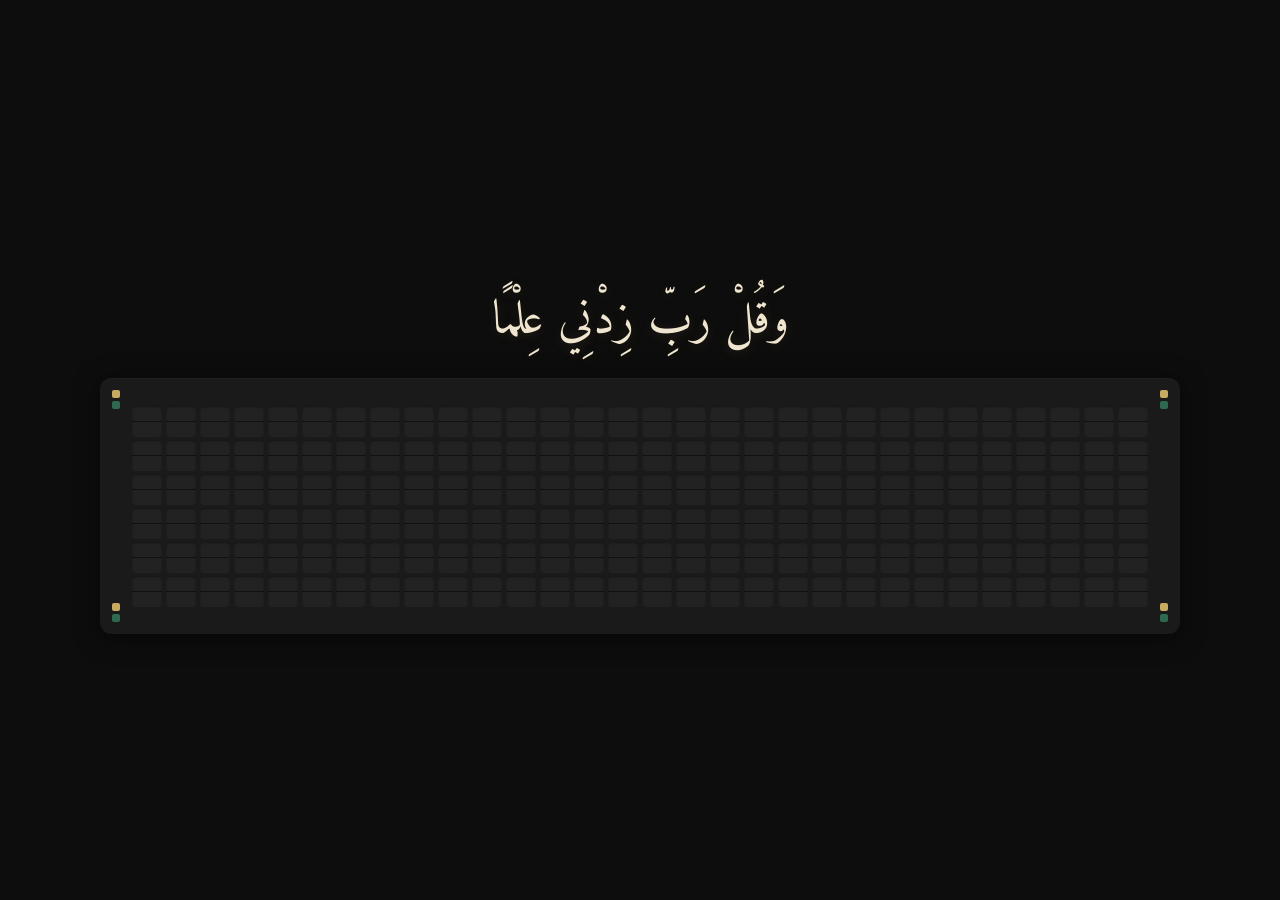
<file: index.html>
<!DOCTYPE html>
<html lang="en" dir="ltr">
<head>
  <meta charset="UTF-8">
  <meta name="viewport" content="width=1920, initial-scale=1.0">
  <title>Quran FlipBoard</title>
  <link rel="stylesheet" href="css/reset.css">
  <link rel="stylesheet" href="css/layout.css">
  <link rel="stylesheet" href="css/board.css">
  <link rel="stylesheet" href="css/tile.css">
  <link rel="stylesheet" href="css/responsive.css">
  <link rel="stylesheet" href="css/arabic.css">
  <link rel="stylesheet" href="css/settings.css">
  <link rel="stylesheet" href="css/controls.css">
</head>
<body>
  <div id="app">
    <!-- Arabic verse display (calligraphic, non-flip) -->
    <div id="arabic-section">
      <div id="arabic-verse" dir="rtl" lang="ar"></div>
    </div>

    <!-- Split-flap board for English translation -->
    <div id="board-section">
      <div id="board">
        <div id="accent-tl" class="accent-bar"></div>
        <div id="accent-tr" class="accent-bar"></div>
        <div id="accent-bl" class="accent-bar"></div>
        <div id="accent-br" class="accent-bar"></div>
        <div id="tile-grid"></div>
      </div>
    </div>

    <!-- Surah reference line -->
    <div id="reference-section">
      <span id="surah-ref"></span>
    </div>

    <!-- Launch hint (shown once per launch, then fades) -->
    <div id="nav-hint">
      Press <span class="hint-key">OK</span> for controls
      <span class="hint-sep">&middot;</span>
      <span class="hint-key">&#x25C0; &#x25B6;</span> previous / next
    </div>

    <!-- Paused indicator -->
    <div id="pause-badge">Paused &middot; press OK or Play to continue</div>

    <!-- Auto-hiding controls -->
    <div id="control-bar"></div>
  </div>

  <!-- Settings overlay -->
  <div id="settings-overlay">
    <div id="settings-panel"></div>
  </div>

  <script type="module" src="js/main.js"></script>
</body>
</html>
</file>
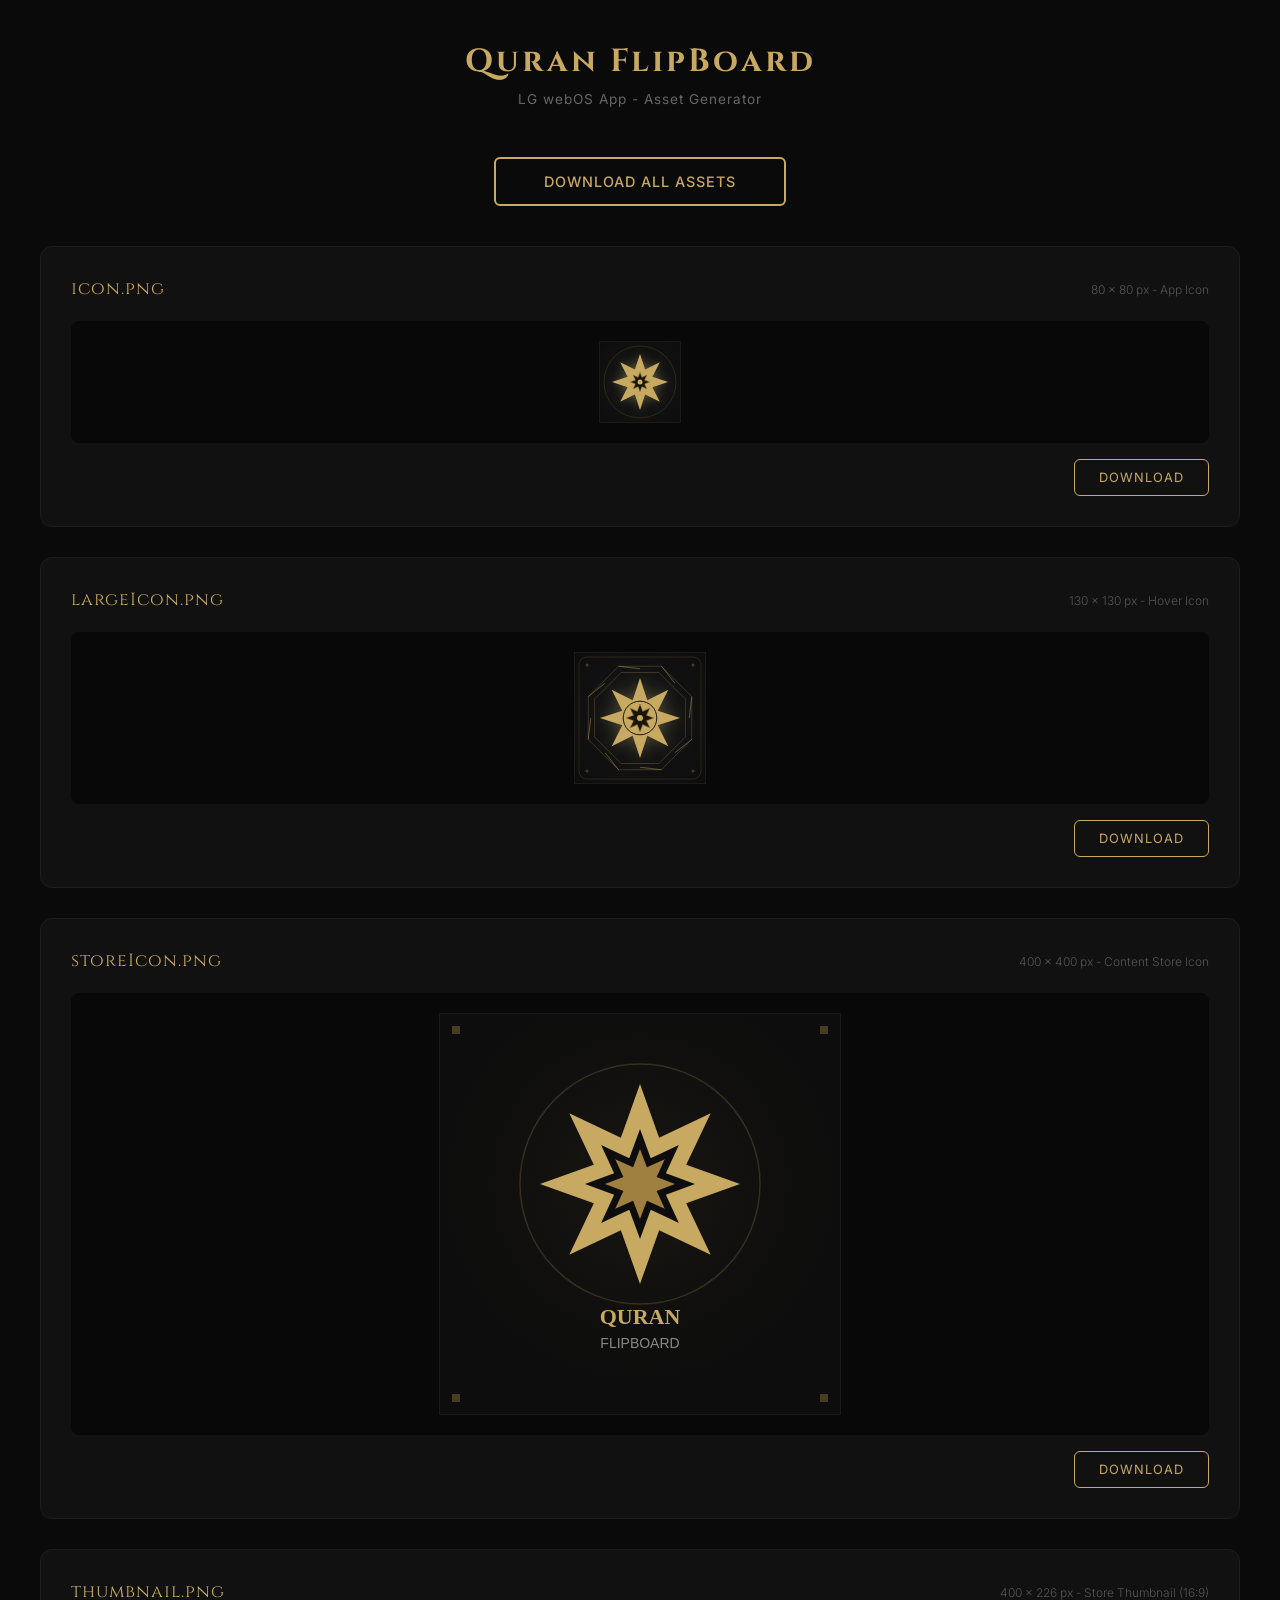
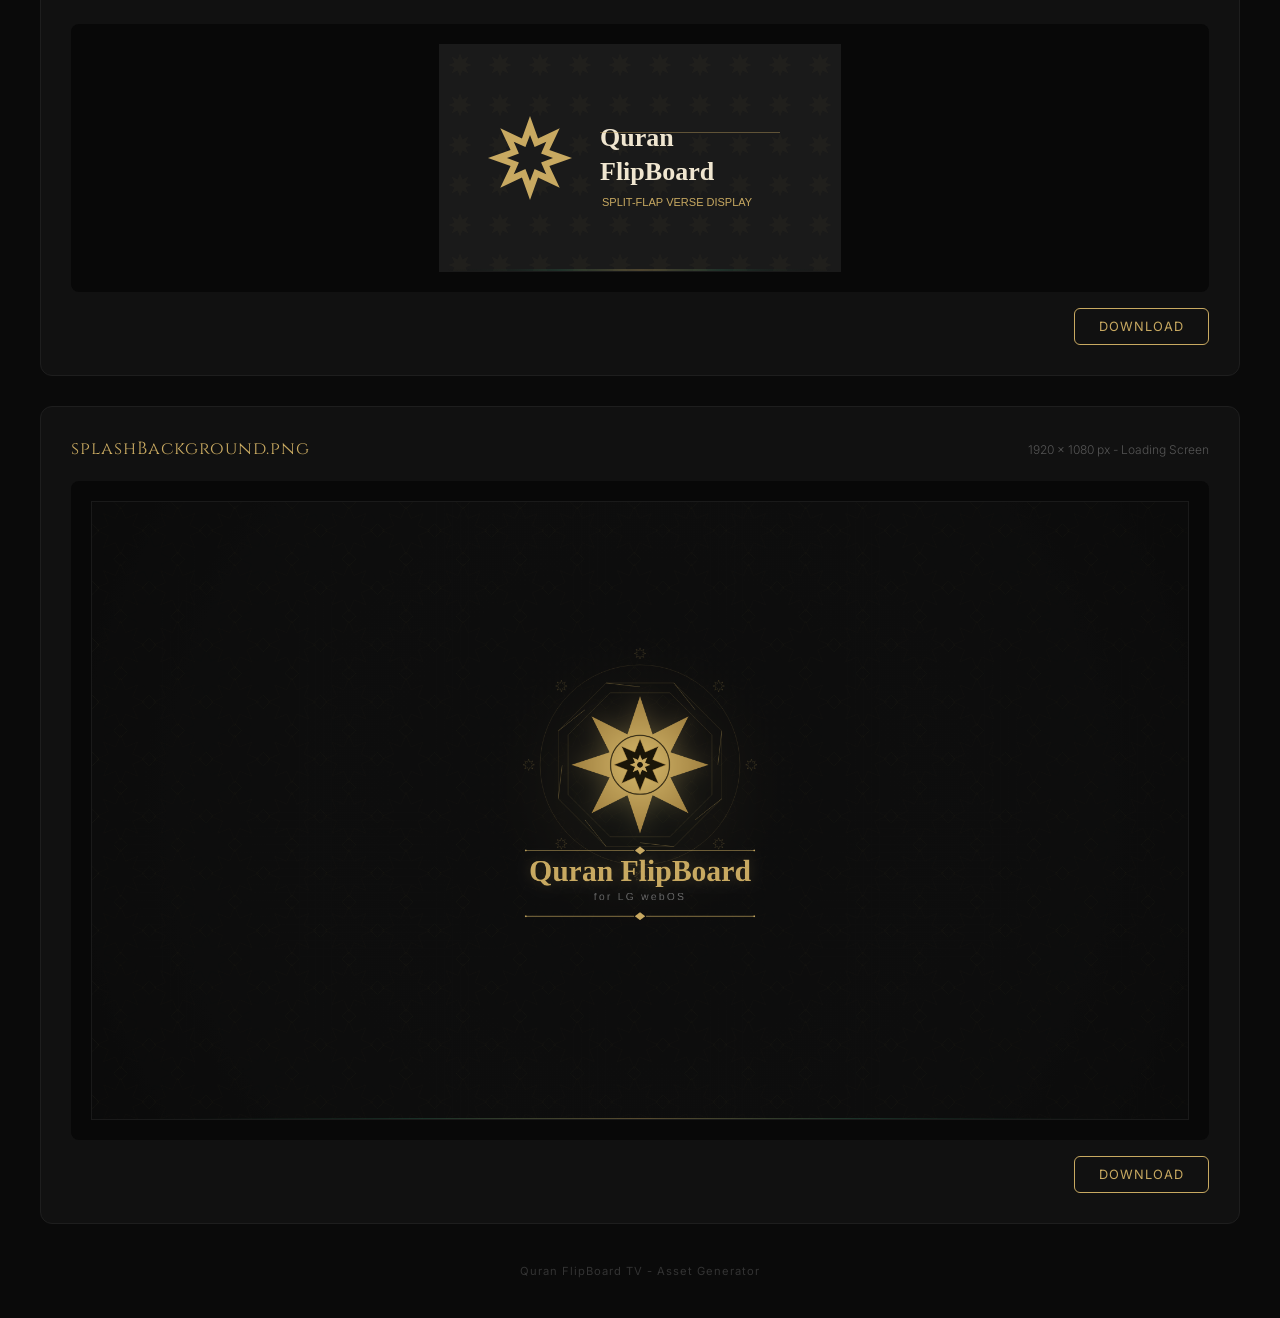
<file: assets/generate-assets.html>
<!DOCTYPE html>
<html lang="en">
<head>
<meta charset="UTF-8">
<meta name="viewport" content="width=device-width, initial-scale=1.0">
<title>Quran FlipBoard TV - Asset Generator</title>
<style>
  @import url('https://fonts.googleapis.com/css2?family=Cinzel:wght@400;600;700&family=Inter:wght@300;400;500&display=swap');

  * { margin: 0; padding: 0; box-sizing: border-box; }

  body {
    background: #0a0a0a;
    color: #e0e0e0;
    font-family: 'Inter', sans-serif;
    min-height: 100vh;
    padding: 40px 20px;
  }

  h1 {
    font-family: 'Cinzel', serif;
    text-align: center;
    font-size: 2rem;
    color: #C8A961;
    letter-spacing: 3px;
    margin-bottom: 8px;
  }

  .subtitle {
    text-align: center;
    color: #666;
    font-size: 0.85rem;
    letter-spacing: 1px;
    margin-bottom: 50px;
  }

  .container {
    max-width: 1200px;
    margin: 0 auto;
  }

  .asset-section {
    background: #111;
    border: 1px solid #1e1e1e;
    border-radius: 12px;
    padding: 30px;
    margin-bottom: 30px;
    transition: border-color 0.3s;
  }

  .asset-section:hover {
    border-color: #2a2520;
  }

  .asset-header {
    display: flex;
    justify-content: space-between;
    align-items: center;
    margin-bottom: 20px;
  }

  .asset-title {
    font-family: 'Cinzel', serif;
    font-size: 1.1rem;
    color: #C8A961;
    letter-spacing: 1px;
  }

  .asset-dim {
    font-size: 0.75rem;
    color: #555;
    font-weight: 300;
  }

  .canvas-wrap {
    display: flex;
    justify-content: center;
    align-items: center;
    padding: 20px;
    background: #080808;
    border-radius: 8px;
    margin-bottom: 16px;
    overflow: auto;
  }

  .canvas-wrap canvas {
    border: 1px solid #1a1a1a;
    max-width: 100%;
    height: auto;
  }

  .btn-row {
    display: flex;
    gap: 10px;
    justify-content: flex-end;
  }

  button {
    font-family: 'Inter', sans-serif;
    padding: 10px 24px;
    border: 1px solid #C8A961;
    background: transparent;
    color: #C8A961;
    font-size: 0.8rem;
    letter-spacing: 1px;
    text-transform: uppercase;
    cursor: pointer;
    border-radius: 6px;
    transition: all 0.25s;
  }

  button:hover {
    background: #C8A961;
    color: #0a0a0a;
  }

  .download-all-wrap {
    text-align: center;
    margin-top: 10px;
    margin-bottom: 40px;
  }

  .download-all-wrap button {
    padding: 14px 48px;
    font-size: 0.9rem;
    font-weight: 500;
    border-width: 2px;
  }

  .footer {
    text-align: center;
    color: #333;
    font-size: 0.7rem;
    margin-top: 40px;
    letter-spacing: 1px;
  }
</style>
</head>
<body>

<div class="container">
  <h1>Quran FlipBoard</h1>
  <p class="subtitle">LG webOS App - Asset Generator</p>

  <div class="download-all-wrap">
    <button onclick="downloadAll()">Download All Assets</button>
  </div>

  <div class="asset-section">
    <div class="asset-header">
      <span class="asset-title">icon.png</span>
      <span class="asset-dim">80 x 80 px - App Icon</span>
    </div>
    <div class="canvas-wrap">
      <canvas id="iconCanvas" width="80" height="80"></canvas>
    </div>
    <div class="btn-row">
      <button onclick="downloadCanvas('iconCanvas','icon.png')">Download</button>
    </div>
  </div>

  <div class="asset-section">
    <div class="asset-header">
      <span class="asset-title">largeIcon.png</span>
      <span class="asset-dim">130 x 130 px - Hover Icon</span>
    </div>
    <div class="canvas-wrap">
      <canvas id="largeIconCanvas" width="130" height="130"></canvas>
    </div>
    <div class="btn-row">
      <button onclick="downloadCanvas('largeIconCanvas','largeIcon.png')">Download</button>
    </div>
  </div>

  <div class="asset-section">
    <div class="asset-header">
      <span class="asset-title">storeIcon.png</span>
      <span class="asset-dim">400 x 400 px - Content Store Icon</span>
    </div>
    <div class="canvas-wrap">
      <canvas id="storeIconCanvas" width="400" height="400"></canvas>
    </div>
    <div class="btn-row">
      <button onclick="downloadCanvas('storeIconCanvas','storeIcon.png')">Download</button>
    </div>
  </div>

  <div class="asset-section">
    <div class="asset-header">
      <span class="asset-title">thumbnail.png</span>
      <span class="asset-dim">400 x 226 px - Store Thumbnail (16:9)</span>
    </div>
    <div class="canvas-wrap">
      <canvas id="thumbnailCanvas" width="400" height="226"></canvas>
    </div>
    <div class="btn-row">
      <button onclick="downloadCanvas('thumbnailCanvas','thumbnail.png')">Download</button>
    </div>
  </div>

  <div class="asset-section">
    <div class="asset-header">
      <span class="asset-title">splashBackground.png</span>
      <span class="asset-dim">1920 x 1080 px - Loading Screen</span>
    </div>
    <div class="canvas-wrap">
      <canvas id="splashCanvas" width="1920" height="1080"></canvas>
    </div>
    <div class="btn-row">
      <button onclick="downloadCanvas('splashCanvas','splashBackground.png')">Download</button>
    </div>
  </div>

  <p class="footer">Quran FlipBoard TV - Asset Generator</p>
</div>

<script>
// ─────────────────────────────────────────────
// Color palette
// ─────────────────────────────────────────────
const DARK   = '#0D0D0D';
const DARK2  = '#1A1A1A';
const GOLD   = '#C8A961';
const GOLD2  = '#A08040';
const EMERALD = '#2D6A4F';

// ─────────────────────────────────────────────
// Draw an 8-point star (two overlapping squares rotated 45 deg)
// ─────────────────────────────────────────────
function draw8PointStar(ctx, cx, cy, outerR, innerR, opts = {}) {
  const { fill = GOLD, stroke = null, lineWidth = 1, rotation = 0 } = opts;
  const points = 8;
  const step = Math.PI / points;

  ctx.beginPath();
  for (let i = 0; i < points * 2; i++) {
    const r = i % 2 === 0 ? outerR : innerR;
    const angle = i * step - Math.PI / 2 + rotation;
    const x = cx + r * Math.cos(angle);
    const y = cy + r * Math.sin(angle);
    if (i === 0) ctx.moveTo(x, y);
    else ctx.lineTo(x, y);
  }
  ctx.closePath();

  if (fill) {
    ctx.fillStyle = fill;
    ctx.fill();
  }
  if (stroke) {
    ctx.strokeStyle = stroke;
    ctx.lineWidth = lineWidth;
    ctx.stroke();
  }
}

// ─────────────────────────────────────────────
// Draw geometric octagonal border pattern
// ─────────────────────────────────────────────
function drawGeoBorder(ctx, cx, cy, radius, segments, opts = {}) {
  const { stroke = GOLD, lineWidth = 1, alpha = 1 } = opts;
  ctx.save();
  ctx.globalAlpha = alpha;
  ctx.strokeStyle = stroke;
  ctx.lineWidth = lineWidth;

  // Outer octagon
  ctx.beginPath();
  for (let i = 0; i < 8; i++) {
    const angle = (i * Math.PI / 4) - Math.PI / 8;
    const x = cx + radius * Math.cos(angle);
    const y = cy + radius * Math.sin(angle);
    if (i === 0) ctx.moveTo(x, y);
    else ctx.lineTo(x, y);
  }
  ctx.closePath();
  ctx.stroke();

  // Inner octagon
  const innerR = radius * 0.88;
  ctx.beginPath();
  for (let i = 0; i < 8; i++) {
    const angle = (i * Math.PI / 4) - Math.PI / 8;
    const x = cx + innerR * Math.cos(angle);
    const y = cy + innerR * Math.sin(angle);
    if (i === 0) ctx.moveTo(x, y);
    else ctx.lineTo(x, y);
  }
  ctx.closePath();
  ctx.stroke();

  // Connecting lines between octagons
  for (let i = 0; i < 8; i++) {
    const angle = (i * Math.PI / 4) - Math.PI / 8;
    const midAngle = angle + Math.PI / 8;
    ctx.beginPath();
    ctx.moveTo(cx + radius * Math.cos(angle), cy + radius * Math.sin(angle));
    ctx.lineTo(cx + innerR * Math.cos(midAngle), cy + innerR * Math.sin(midAngle));
    ctx.stroke();
    ctx.beginPath();
    ctx.moveTo(cx + radius * Math.cos(angle), cy + radius * Math.sin(angle));
    ctx.lineTo(cx + innerR * Math.cos(angle - Math.PI / 8 + Math.PI / 4), cy + innerR * Math.sin(angle - Math.PI / 8 + Math.PI / 4));
    ctx.stroke();
  }

  ctx.restore();
}

// ─────────────────────────────────────────────
// Draw repeating Islamic tile pattern (for splash bg)
// ─────────────────────────────────────────────
function drawTilePattern(ctx, w, h, tileSize, opts = {}) {
  const { stroke = GOLD, lineWidth = 0.5, alpha = 0.06 } = opts;
  ctx.save();
  ctx.globalAlpha = alpha;
  ctx.strokeStyle = stroke;
  ctx.lineWidth = lineWidth;

  const cols = Math.ceil(w / tileSize) + 1;
  const rows = Math.ceil(h / tileSize) + 1;

  for (let row = -1; row < rows; row++) {
    for (let col = -1; col < cols; col++) {
      const cx = col * tileSize + tileSize / 2;
      const cy = row * tileSize + tileSize / 2;
      const r = tileSize * 0.42;
      const ir = r * 0.55;

      // 8-point star outline
      draw8PointStar(ctx, cx, cy, r, ir, {
        fill: null,
        stroke: stroke,
        lineWidth: lineWidth
      });

      // Small diamond connectors between tiles
      const dr = tileSize * 0.12;
      const offsets = [
        [tileSize / 2, 0],
        [-tileSize / 2, 0],
        [0, tileSize / 2],
        [0, -tileSize / 2]
      ];
      for (const [dx, dy] of offsets) {
        ctx.beginPath();
        ctx.moveTo(cx + dx, cy + dy - dr);
        ctx.lineTo(cx + dx + dr, cy + dy);
        ctx.lineTo(cx + dx, cy + dy + dr);
        ctx.lineTo(cx + dx - dr, cy + dy);
        ctx.closePath();
        ctx.stroke();
      }
    }
  }
  ctx.restore();
}

// ─────────────────────────────────────────────
// Draw gold ornament line (thin line with diamond center)
// ─────────────────────────────────────────────
function drawOrnamentLine(ctx, cx, cy, halfWidth, opts = {}) {
  const { color = GOLD, lineWidth = 1.5, diamondSize = 6 } = opts;
  ctx.save();
  ctx.strokeStyle = color;
  ctx.fillStyle = color;
  ctx.lineWidth = lineWidth;

  // Left line
  ctx.beginPath();
  ctx.moveTo(cx - halfWidth, cy);
  ctx.lineTo(cx - diamondSize * 1.5, cy);
  ctx.stroke();

  // Right line
  ctx.beginPath();
  ctx.moveTo(cx + diamondSize * 1.5, cy);
  ctx.lineTo(cx + halfWidth, cy);
  ctx.stroke();

  // Center diamond
  ctx.beginPath();
  ctx.moveTo(cx, cy - diamondSize);
  ctx.lineTo(cx + diamondSize * 1.3, cy);
  ctx.lineTo(cx, cy + diamondSize);
  ctx.lineTo(cx - diamondSize * 1.3, cy);
  ctx.closePath();
  ctx.fill();

  // Small dots at the ends
  for (const sx of [-1, 1]) {
    ctx.beginPath();
    ctx.arc(cx + sx * halfWidth, cy, lineWidth * 1.2, 0, Math.PI * 2);
    ctx.fill();
  }

  ctx.restore();
}

// ─────────────────────────────────────────────
// 1. ICON (80x80)
// ─────────────────────────────────────────────
function renderIcon() {
  const c = document.getElementById('iconCanvas');
  const ctx = c.getContext('2d');
  const w = 80, h = 80;

  // Background with subtle radial gradient
  const bg = ctx.createRadialGradient(w/2, w/2, 0, w/2, w/2, w * 0.7);
  bg.addColorStop(0, '#151515');
  bg.addColorStop(1, DARK);
  ctx.fillStyle = bg;
  ctx.fillRect(0, 0, w, h);

  // Subtle emerald glow behind the star
  const glow = ctx.createRadialGradient(w/2, w/2, 0, w/2, w/2, 28);
  glow.addColorStop(0, 'rgba(45,106,79,0.15)');
  glow.addColorStop(1, 'rgba(45,106,79,0)');
  ctx.fillStyle = glow;
  ctx.fillRect(0, 0, w, h);

  // Gold star
  const outerR = 28;
  const innerR = outerR * 0.48;

  // Star glow
  ctx.save();
  ctx.shadowColor = 'rgba(200,169,97,0.4)';
  ctx.shadowBlur = 10;
  draw8PointStar(ctx, w/2, h/2, outerR, innerR, { fill: GOLD });
  ctx.restore();

  // Inner detail: small dark star cutout (creates depth)
  draw8PointStar(ctx, w/2, h/2, outerR * 0.35, outerR * 0.18, {
    fill: '#1a1508',
    stroke: GOLD2,
    lineWidth: 0.5
  });

  // Center dot
  ctx.beginPath();
  ctx.arc(w/2, h/2, 2.5, 0, Math.PI * 2);
  ctx.fillStyle = GOLD;
  ctx.fill();

  // Thin border circle
  ctx.beginPath();
  ctx.arc(w/2, h/2, 36, 0, Math.PI * 2);
  ctx.strokeStyle = GOLD;
  ctx.globalAlpha = 0.2;
  ctx.lineWidth = 0.8;
  ctx.stroke();
  ctx.globalAlpha = 1;
}

// ─────────────────────────────────────────────
// 2. LARGE ICON (130x130)
// ─────────────────────────────────────────────
function renderLargeIcon() {
  const c = document.getElementById('largeIconCanvas');
  const ctx = c.getContext('2d');
  const w = 130, h = 130;

  // Background
  const bg = ctx.createRadialGradient(w/2, h/2, 0, w/2, h/2, w * 0.7);
  bg.addColorStop(0, '#161616');
  bg.addColorStop(1, DARK);
  ctx.fillStyle = bg;
  ctx.fillRect(0, 0, w, h);

  // Emerald glow
  const glow = ctx.createRadialGradient(w/2, h/2, 0, w/2, h/2, 45);
  glow.addColorStop(0, 'rgba(45,106,79,0.12)');
  glow.addColorStop(1, 'rgba(45,106,79,0)');
  ctx.fillStyle = glow;
  ctx.fillRect(0, 0, w, h);

  // Geometric border
  drawGeoBorder(ctx, w/2, h/2, 56, 8, { stroke: GOLD, lineWidth: 0.7, alpha: 0.35 });

  // Gold star
  const outerR = 40;
  const innerR = outerR * 0.48;

  ctx.save();
  ctx.shadowColor = 'rgba(200,169,97,0.35)';
  ctx.shadowBlur = 14;
  draw8PointStar(ctx, w/2, h/2, outerR, innerR, { fill: GOLD });
  ctx.restore();

  // Inner ring
  ctx.beginPath();
  ctx.arc(w/2, h/2, outerR * 0.42, 0, Math.PI * 2);
  ctx.strokeStyle = '#1a1508';
  ctx.lineWidth = 1;
  ctx.stroke();

  // Dark inner star
  draw8PointStar(ctx, w/2, h/2, outerR * 0.35, outerR * 0.18, {
    fill: '#1a1508',
    stroke: GOLD2,
    lineWidth: 0.6
  });

  // Center dot
  ctx.beginPath();
  ctx.arc(w/2, h/2, 3, 0, Math.PI * 2);
  ctx.fillStyle = GOLD;
  ctx.fill();

  // Corner accent dots
  const cornerInset = 12;
  for (const [x, y] of [[cornerInset, cornerInset], [w - cornerInset, cornerInset], [cornerInset, h - cornerInset], [w - cornerInset, h - cornerInset]]) {
    ctx.beginPath();
    ctx.arc(x, y, 1.5, 0, Math.PI * 2);
    ctx.fillStyle = GOLD;
    ctx.globalAlpha = 0.3;
    ctx.fill();
    ctx.globalAlpha = 1;
  }

  // Thin outer rounded rect border
  ctx.save();
  ctx.globalAlpha = 0.15;
  ctx.strokeStyle = GOLD;
  ctx.lineWidth = 1;
  const br = 8;
  ctx.beginPath();
  ctx.roundRect(4, 4, w - 8, h - 8, br);
  ctx.stroke();
  ctx.restore();
}

// ─────────────────────────────────────────────
// 3. SPLASH SCREEN (1920x1080)
// ─────────────────────────────────────────────
function renderSplash() {
  const c = document.getElementById('splashCanvas');
  const ctx = c.getContext('2d');
  const w = 1920, h = 1080;

  // Background
  ctx.fillStyle = DARK;
  ctx.fillRect(0, 0, w, h);

  // Subtle vignette
  const vig = ctx.createRadialGradient(w/2, h/2, h * 0.2, w/2, h/2, w * 0.75);
  vig.addColorStop(0, 'rgba(26,26,26,0)');
  vig.addColorStop(1, 'rgba(0,0,0,0.5)');
  ctx.fillStyle = vig;
  ctx.fillRect(0, 0, w, h);

  // Tile pattern background
  drawTilePattern(ctx, w, h, 100, { stroke: GOLD, lineWidth: 0.6, alpha: 0.045 });

  // Secondary emerald tile layer (offset)
  ctx.save();
  ctx.translate(50, 50);
  drawTilePattern(ctx, w, h, 100, { stroke: EMERALD, lineWidth: 0.4, alpha: 0.03 });
  ctx.restore();

  // Central glow
  const centralGlow = ctx.createRadialGradient(w/2, h/2 - 40, 0, w/2, h/2 - 40, 300);
  centralGlow.addColorStop(0, 'rgba(45,106,79,0.08)');
  centralGlow.addColorStop(0.5, 'rgba(200,169,97,0.03)');
  centralGlow.addColorStop(1, 'rgba(0,0,0,0)');
  ctx.fillStyle = centralGlow;
  ctx.fillRect(0, 0, w, h);

  const centerX = w / 2;
  const starCenterY = h / 2 - 80;

  // Outer decorative ring
  ctx.save();
  ctx.globalAlpha = 0.15;
  ctx.strokeStyle = GOLD;
  ctx.lineWidth = 1;
  ctx.beginPath();
  ctx.arc(centerX, starCenterY, 175, 0, Math.PI * 2);
  ctx.stroke();
  ctx.restore();

  // Geometric border around star
  drawGeoBorder(ctx, centerX, starCenterY, 155, 8, { stroke: GOLD, lineWidth: 1, alpha: 0.2 });

  // Small 8-point stars around the main star
  for (let i = 0; i < 8; i++) {
    const angle = (i * Math.PI / 4) - Math.PI / 2;
    const dist = 195;
    const sx = centerX + dist * Math.cos(angle);
    const sy = starCenterY + dist * Math.sin(angle);
    ctx.save();
    ctx.globalAlpha = 0.25;
    draw8PointStar(ctx, sx, sy, 10, 5, { fill: null, stroke: GOLD, lineWidth: 0.8 });
    ctx.restore();
  }

  // Main star - outer glow
  ctx.save();
  ctx.shadowColor = 'rgba(200,169,97,0.3)';
  ctx.shadowBlur = 40;

  // Gold-to-deeper-gold gradient fill for main star
  const starOuter = 120;
  const starInner = starOuter * 0.48;
  const starGrad = ctx.createRadialGradient(centerX, starCenterY, 0, centerX, starCenterY, starOuter);
  starGrad.addColorStop(0, '#d4b76a');
  starGrad.addColorStop(1, GOLD2);

  draw8PointStar(ctx, centerX, starCenterY, starOuter, starInner, { fill: starGrad });
  ctx.restore();

  // Inner decorative ring
  ctx.beginPath();
  ctx.arc(centerX, starCenterY, starOuter * 0.43, 0, Math.PI * 2);
  ctx.strokeStyle = 'rgba(26,21,8,0.8)';
  ctx.lineWidth = 2;
  ctx.stroke();

  // Inner cutout star
  draw8PointStar(ctx, centerX, starCenterY, starOuter * 0.38, starOuter * 0.2, {
    fill: '#1a1508',
    stroke: GOLD2,
    lineWidth: 1
  });

  // Innermost small gold star
  draw8PointStar(ctx, centerX, starCenterY, starOuter * 0.15, starOuter * 0.08, {
    fill: GOLD
  });

  // Center dot
  ctx.beginPath();
  ctx.arc(centerX, starCenterY, 5, 0, Math.PI * 2);
  ctx.fillStyle = '#1a1508';
  ctx.fill();

  // ── Text area ──
  const textY = starCenterY + 180;

  // Ornament line above text
  drawOrnamentLine(ctx, centerX, textY - 30, 200, { color: GOLD, lineWidth: 1.2, diamondSize: 7 });

  // App name
  ctx.save();
  ctx.textAlign = 'center';
  ctx.textBaseline = 'middle';

  // "Quran" - larger
  ctx.font = '600 52px Cinzel, Georgia, serif';
  ctx.fillStyle = GOLD;
  ctx.shadowColor = 'rgba(200,169,97,0.2)';
  ctx.shadowBlur = 20;
  ctx.fillText('Quran FlipBoard', centerX, textY + 10);
  ctx.restore();

  // Tagline
  ctx.save();
  ctx.textAlign = 'center';
  ctx.textBaseline = 'middle';
  ctx.font = '300 18px Inter, Helvetica, sans-serif';
  ctx.fillStyle = '#666';
  ctx.letterSpacing = '4px';
  ctx.fillText('for LG webOS', centerX, textY + 52);
  ctx.restore();

  // Ornament line below text
  drawOrnamentLine(ctx, centerX, textY + 85, 200, { color: GOLD, lineWidth: 1.2, diamondSize: 7 });

  // Emerald accent bar at very bottom
  ctx.save();
  ctx.globalAlpha = 0.4;
  const barGrad = ctx.createLinearGradient(0, h - 3, w, h - 3);
  barGrad.addColorStop(0, 'transparent');
  barGrad.addColorStop(0.3, EMERALD);
  barGrad.addColorStop(0.5, GOLD);
  barGrad.addColorStop(0.7, EMERALD);
  barGrad.addColorStop(1, 'transparent');
  ctx.fillStyle = barGrad;
  ctx.fillRect(0, h - 2, w, 2);
  ctx.restore();
}

// ─────────────────────────────────────────────
// Download helpers
// ─────────────────────────────────────────────
function downloadCanvas(canvasId, filename) {
  const canvas = document.getElementById(canvasId);
  canvas.toBlob(function(blob) {
    const url = URL.createObjectURL(blob);
    const a = document.createElement('a');
    a.href = url;
    a.download = filename;
    document.body.appendChild(a);
    a.click();
    document.body.removeChild(a);
    URL.revokeObjectURL(url);
  }, 'image/png');
}

function downloadAll() {
  downloadCanvas('iconCanvas', 'icon.png');
  setTimeout(() => downloadCanvas('largeIconCanvas', 'largeIcon.png'), 300);
  setTimeout(() => downloadCanvas('storeIconCanvas', 'storeIcon.png'), 600);
  setTimeout(() => downloadCanvas('thumbnailCanvas', 'thumbnail.png'), 900);
  setTimeout(() => downloadCanvas('splashCanvas', 'splashBackground.png'), 1200);
}

// ─────────────────────────────────────────────
// Store Icon (400x400) — larger version with text
// ─────────────────────────────────────────────
function renderStoreIcon() {
  const canvas = document.getElementById('storeIconCanvas');
  const ctx = canvas.getContext('2d');
  const s = 400;

  // Background
  ctx.fillStyle = DARK;
  ctx.fillRect(0, 0, s, s);

  // Subtle radial glow
  const glow = ctx.createRadialGradient(s/2, s/2 - 30, 0, s/2, s/2 - 30, s * 0.6);
  glow.addColorStop(0, 'rgba(200,169,97,0.08)');
  glow.addColorStop(1, 'transparent');
  ctx.fillStyle = glow;
  ctx.fillRect(0, 0, s, s);

  // Star
  draw8PointStar(ctx, s/2, s/2 - 30, 100, 50, { fill: GOLD });
  draw8PointStar(ctx, s/2, s/2 - 30, 55, 28, { fill: DARK });
  draw8PointStar(ctx, s/2, s/2 - 30, 35, 18, { fill: GOLD2 });

  // Geometric ring
  ctx.beginPath();
  ctx.arc(s/2, s/2 - 30, 120, 0, Math.PI * 2);
  ctx.strokeStyle = GOLD;
  ctx.globalAlpha = 0.2;
  ctx.lineWidth = 1.5;
  ctx.stroke();
  ctx.globalAlpha = 1;

  // Text
  ctx.textAlign = 'center';
  ctx.fillStyle = GOLD;
  ctx.font = '600 22px Cinzel, serif';
  ctx.fillText('QURAN', s/2, s/2 + 110);
  ctx.font = '300 14px Inter, sans-serif';
  ctx.fillStyle = '#888';
  ctx.fillText('FLIPBOARD', s/2, s/2 + 134);

  // Corner accents
  const d = 8;
  ctx.fillStyle = GOLD;
  ctx.globalAlpha = 0.3;
  ctx.fillRect(12, 12, d, d);
  ctx.fillRect(s - 12 - d, 12, d, d);
  ctx.fillRect(12, s - 12 - d, d, d);
  ctx.fillRect(s - 12 - d, s - 12 - d, d, d);
  ctx.globalAlpha = 1;
}

// ─────────────────────────────────────────────
// Thumbnail (400x226) — 16:9 card for store
// ─────────────────────────────────────────────
function renderThumbnail() {
  const canvas = document.getElementById('thumbnailCanvas');
  const ctx = canvas.getContext('2d');
  const w = 400, h = 226;

  // Background
  ctx.fillStyle = DARK2;
  ctx.fillRect(0, 0, w, h);

  // Subtle geometric pattern
  ctx.globalAlpha = 0.04;
  for (let y = -20; y < h + 20; y += 40) {
    for (let x = -20; x < w + 20; x += 40) {
      draw8PointStar(ctx, x, y, 12, 6, { fill: GOLD });
    }
  }
  ctx.globalAlpha = 1;

  // Star (left side)
  draw8PointStar(ctx, 90, h/2, 42, 21, { fill: GOLD });
  draw8PointStar(ctx, 90, h/2, 23, 12, { fill: DARK2 });

  // Text (right side)
  ctx.textAlign = 'left';
  ctx.fillStyle = '#F0E6D0';
  ctx.font = '600 26px Cinzel, serif';
  ctx.fillText('Quran', 160, h/2 - 12);
  ctx.font = '600 26px Cinzel, serif';
  ctx.fillText('FlipBoard', 160, h/2 + 22);
  ctx.font = '300 11px Inter, sans-serif';
  ctx.fillStyle = GOLD;
  ctx.fillText('SPLIT-FLAP VERSE DISPLAY', 162, h/2 + 48);

  // Gold accent line
  ctx.fillStyle = GOLD;
  ctx.globalAlpha = 0.4;
  ctx.fillRect(160, h/2 - 26, 180, 1);
  ctx.globalAlpha = 1;

  // Bottom emerald bar
  ctx.globalAlpha = 0.3;
  const barGrad = ctx.createLinearGradient(0, h - 2, w, h - 2);
  barGrad.addColorStop(0, 'transparent');
  barGrad.addColorStop(0.3, EMERALD);
  barGrad.addColorStop(0.5, GOLD);
  barGrad.addColorStop(0.7, EMERALD);
  barGrad.addColorStop(1, 'transparent');
  ctx.fillStyle = barGrad;
  ctx.fillRect(0, h - 2, w, 2);
  ctx.globalAlpha = 1;
}

// ─────────────────────────────────────────────
// Render all on load
// ─────────────────────────────────────────────
window.addEventListener('DOMContentLoaded', () => {
  renderIcon();
  renderLargeIcon();
  renderStoreIcon();
  renderThumbnail();
  renderSplash();
});
</script>
</body>
</html>
</file>
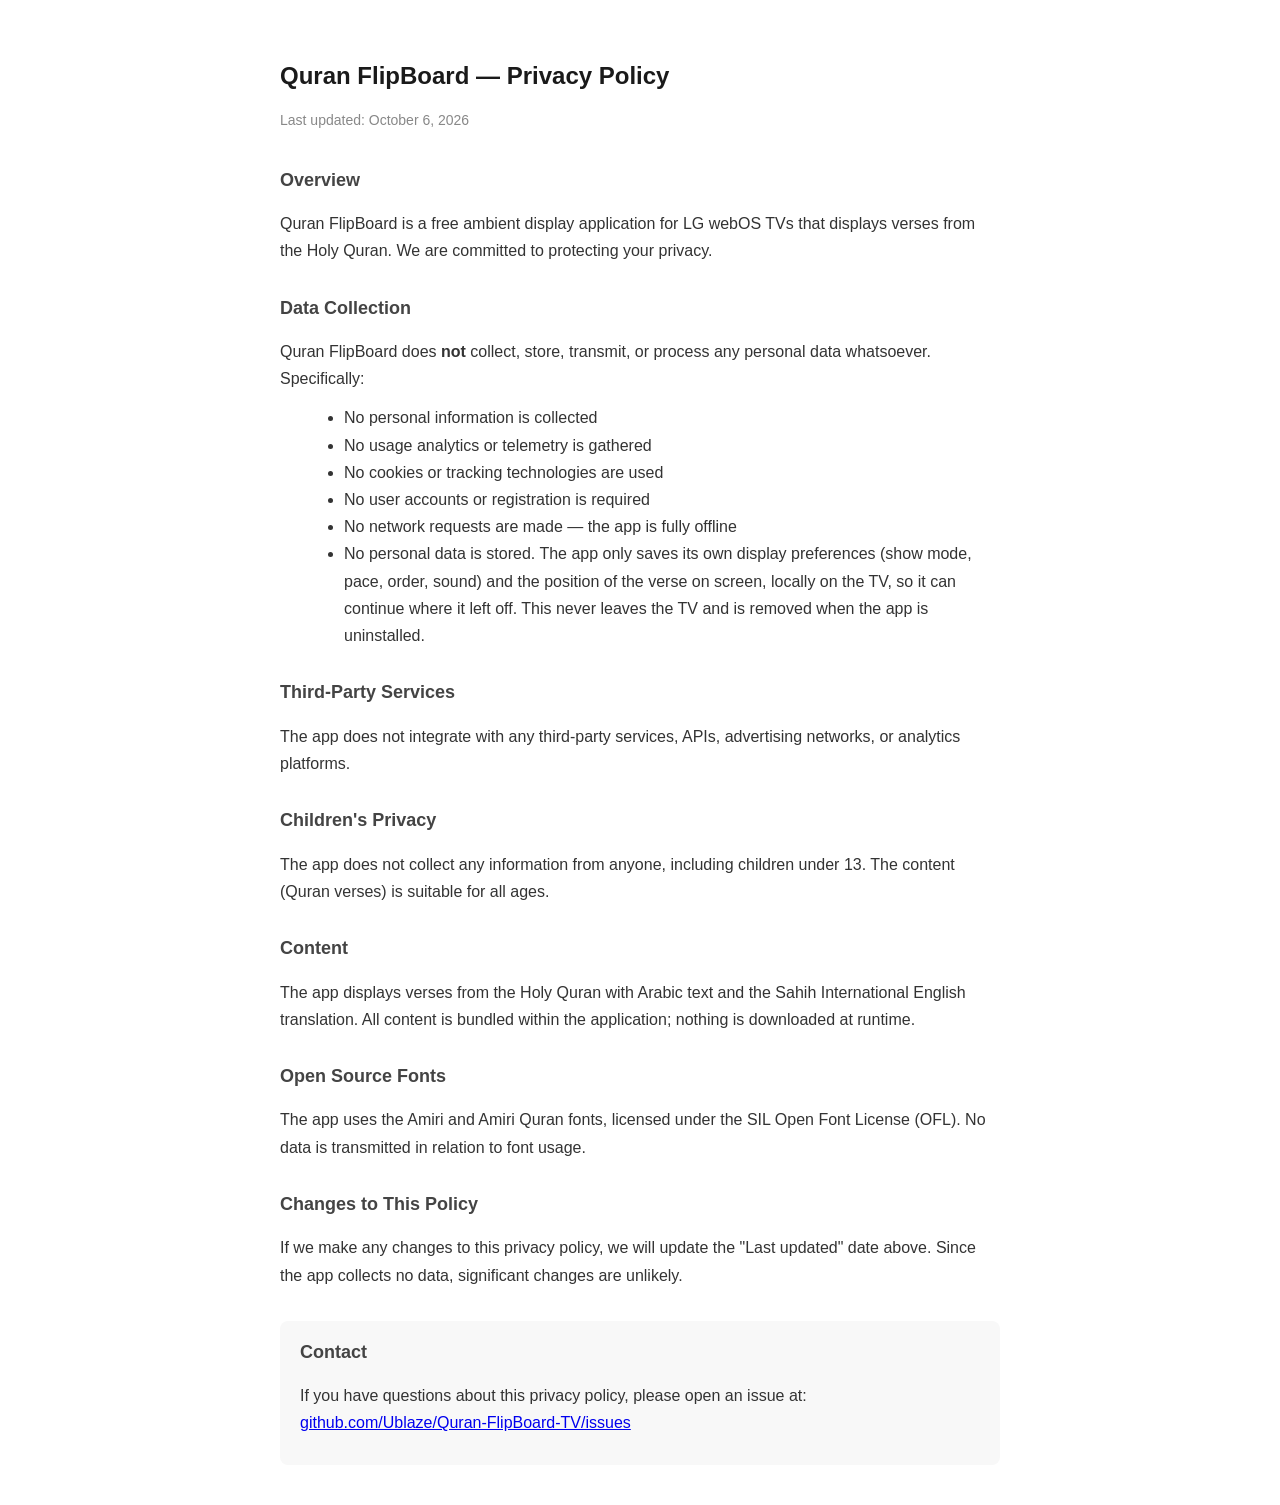
<file: docs/privacy-policy.html>
<!DOCTYPE html>
<html lang="en">
<head>
<meta charset="UTF-8">
<meta name="viewport" content="width=device-width, initial-scale=1.0">
<title>Quran FlipBoard — Privacy Policy</title>
<style>
  body { font-family: -apple-system, BlinkMacSystemFont, 'Segoe UI', Roboto, sans-serif; max-width: 720px; margin: 0 auto; padding: 40px 20px; color: #333; line-height: 1.7; }
  h1 { color: #1A1A1A; font-size: 24px; margin-bottom: 8px; }
  h2 { color: #444; font-size: 18px; margin-top: 28px; }
  .date { color: #888; font-size: 14px; margin-bottom: 32px; }
  p { margin: 12px 0; }
  ul { margin: 8px 0 8px 24px; }
  .contact { background: #f8f8f8; padding: 16px 20px; border-radius: 8px; margin-top: 32px; }
</style>
</head>
<body>

<h1>Quran FlipBoard — Privacy Policy</h1>
<p class="date">Last updated: October 6, 2026</p>

<h2>Overview</h2>
<p>Quran FlipBoard is a free ambient display application for LG webOS TVs that displays verses from the Holy Quran. We are committed to protecting your privacy.</p>

<h2>Data Collection</h2>
<p>Quran FlipBoard does <strong>not</strong> collect, store, transmit, or process any personal data whatsoever. Specifically:</p>
<ul>
  <li>No personal information is collected</li>
  <li>No usage analytics or telemetry is gathered</li>
  <li>No cookies or tracking technologies are used</li>
  <li>No user accounts or registration is required</li>
  <li>No network requests are made — the app is fully offline</li>
  <li>No personal data is stored. The app only saves its own display preferences (show mode, pace, order, sound) and the position of the verse on screen, locally on the TV, so it can continue where it left off. This never leaves the TV and is removed when the app is uninstalled.</li>
</ul>

<h2>Third-Party Services</h2>
<p>The app does not integrate with any third-party services, APIs, advertising networks, or analytics platforms.</p>

<h2>Children's Privacy</h2>
<p>The app does not collect any information from anyone, including children under 13. The content (Quran verses) is suitable for all ages.</p>

<h2>Content</h2>
<p>The app displays verses from the Holy Quran with Arabic text and the Sahih International English translation. All content is bundled within the application; nothing is downloaded at runtime.</p>

<h2>Open Source Fonts</h2>
<p>The app uses the Amiri and Amiri Quran fonts, licensed under the SIL Open Font License (OFL). No data is transmitted in relation to font usage.</p>

<h2>Changes to This Policy</h2>
<p>If we make any changes to this privacy policy, we will update the "Last updated" date above. Since the app collects no data, significant changes are unlikely.</p>

<div class="contact">
  <h2 style="margin-top:0">Contact</h2>
  <p>If you have questions about this privacy policy, please open an issue at:<br>
  <a href="https://github.com/Ublaze/Quran-FlipBoard-TV/issues">github.com/Ublaze/Quran-FlipBoard-TV/issues</a></p>
</div>

</body>
</html>
</file>
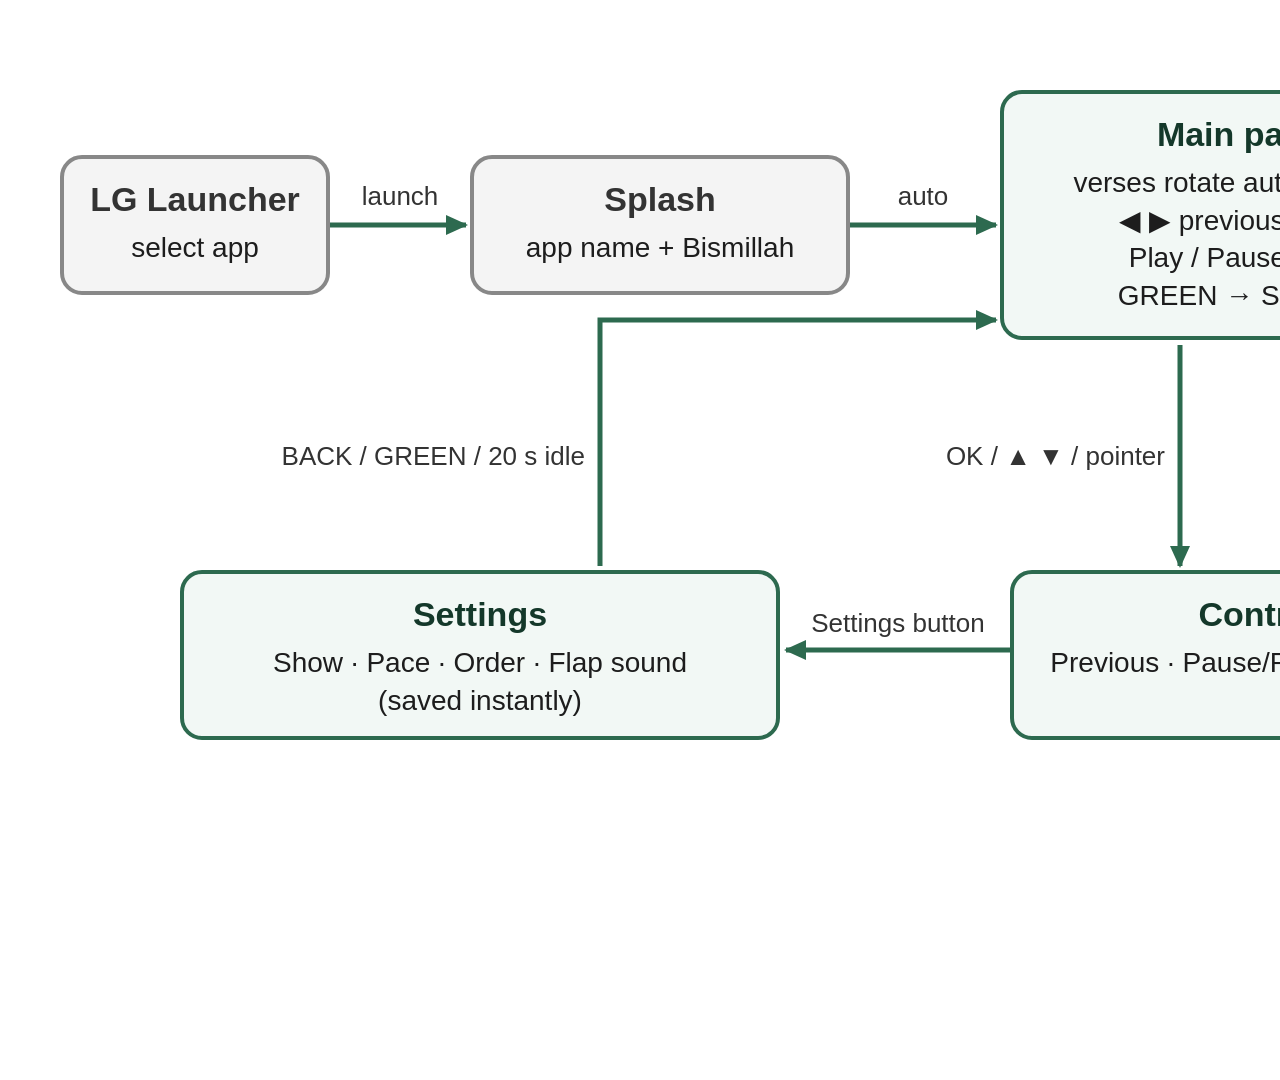
<file: docs/store/flow.html>
<!doctype html><html><head><meta charset="utf-8"><style>
body{margin:0;width:1920px;height:1080px;background:#fff;font-family:Arial,Helvetica,sans-serif;color:#1d1d1d}
.box{position:absolute;box-sizing:border-box;border:4px solid #2D6A4F;border-radius:22px;background:#F2F8F5;padding:18px 20px;font-size:28px;line-height:1.35;text-align:center}
.box b{display:block;font-size:34px;margin-bottom:6px;color:#14382a}
.sys{border-color:#888;background:#f4f4f4}.sys b{color:#333}
svg{position:absolute;left:0;top:0}
.lbl{font-size:26px;fill:#333;font-family:Arial}
</style></head><body>
<svg width="1920" height="1080"><defs><marker id="a" markerUnits="userSpaceOnUse" markerWidth="24" markerHeight="24" refX="20" refY="12" orient="auto"><path d="M0,2 L22,12 L0,22 z" fill="#2D6A4F"/></marker></defs>
<g stroke="#2D6A4F" stroke-width="5" fill="none" marker-end="url(#a)">
<path d="M330 225 H466"/>
<path d="M850 225 H996"/>
<path d="M1480 225 H1636"/>
<path d="M1180 345 V566"/>
<path d="M1300 566 V345"/>
<path d="M1010 650 H786"/>
<path d="M600 566 V320 H996"/>
</g>
<text class="lbl" x="400" y="205" text-anchor="middle">launch</text>
<text class="lbl" x="923" y="205" text-anchor="middle">auto</text>
<text class="lbl" x="1558" y="205" text-anchor="middle">BACK</text>
<text class="lbl" x="1165" y="465" text-anchor="end">OK / ▲ ▼ / pointer</text>
<text class="lbl" x="1315" y="465">BACK / 6 s idle</text>
<text class="lbl" x="898" y="632" text-anchor="middle">Settings button</text>
<text class="lbl" x="585" y="465" text-anchor="end">BACK / GREEN / 20 s idle</text>
</svg>
<div class="box sys" style="left:60px;top:155px;width:270px;height:140px"><b>LG Launcher</b>select app</div>
<div class="box sys" style="left:470px;top:155px;width:380px;height:140px"><b>Splash</b>app name + Bismillah</div>
<div class="box" style="left:1000px;top:90px;width:480px;height:250px"><b>Main page</b>verses rotate automatically<br>◀ ▶ previous / next<br>Play / Pause keys<br>GREEN → Settings</div>
<div class="box sys" style="left:1640px;top:155px;width:240px;height:140px"><b>LG Home</b>app exits</div>
<div class="box" style="left:1010px;top:570px;width:560px;height:170px"><b>Control bar</b>Previous · Pause/Play · Next · Settings</div>
<div class="box" style="left:180px;top:570px;width:600px;height:170px"><b>Settings</b>Show · Pace · Order · Flap sound<br>(saved instantly)</div>
</body></html>
</file>
<file: css/layout.css>
#app {
  width: 100%;
  height: 100%;
  display: flex;
  flex-direction: column;
  align-items: center;
  justify-content: center;
  gap: 0;
  padding: 54px 96px; /* 5% TV safe area at 1080p */
}

#arabic-section {
  flex: 0 0 auto;
  width: 100%;
  max-width: 1600px;
  text-align: center;
  padding: 20px 40px 30px;
  min-height: 120px;
  display: flex;
  align-items: center;
  justify-content: center;
}

#board-section {
  flex: 0 0 auto;
  width: 100%;
  max-width: 1600px;
  display: flex;
  align-items: center;
  justify-content: center;
}

#reference-section {
  flex: 0 0 auto;
  width: 100%;
  max-width: 1600px;
  text-align: center;
  padding: 24px 0 0;
}

#surah-ref {
  font-size: 22px;
  font-weight: 300;
  letter-spacing: 3px;
  text-transform: uppercase;
  color: #C8A961;
  opacity: 0;
  transition: opacity 0.8s ease;
}

#surah-ref.visible {
  opacity: 1;
}

#nav-hint {
  position: fixed;
  bottom: 64px;
  left: 50%;
  transform: translateX(-50%);
  font-size: 22px;
  font-weight: 400;
  color: rgba(255, 255, 255, 0.55);
  letter-spacing: 1px;
  opacity: 0;
  transition: opacity 0.5s ease;
  pointer-events: none;
}

#nav-hint.visible {
  opacity: 1;
}

.hint-key {
  color: #C8A961;
  font-weight: 600;
}

.hint-sep {
  margin: 0 12px;
  opacity: 0.3;
}
</file>
<file: css/board.css>
#board {
  position: relative;
  background: #1A1A1A;
  border-radius: 12px;
  padding: 28px 32px;
  box-shadow:
    0 4px 24px rgba(0, 0, 0, 0.5),
    inset 0 1px 0 rgba(255, 255, 255, 0.03);
}

#tile-grid {
  display: grid;
  gap: 4px;
  justify-content: center;
}

/* Accent corner bars */
.accent-bar {
  position: absolute;
  width: 8px;
  display: flex;
  flex-direction: column;
  transition: background 0.3s ease;
}

.accent-bar::before,
.accent-bar::after {
  content: '';
  width: 8px;
  height: 8px;
  border-radius: 2px;
  transition: background-color 0.4s ease;
}

.accent-bar::after { margin-top: 3px; } /* flex gap needs Chromium 84 */

#accent-tl { top: 12px; left: 12px; }
#accent-tr { top: 12px; right: 12px; }
#accent-bl { bottom: 12px; left: 12px; }
#accent-br { bottom: 12px; right: 12px; }

/* Default accent colors — gold theme */
.accent-bar::before { background-color: var(--accent-before, #C8A961); }
.accent-bar::after  { background-color: var(--accent-after, #2D6A4F); }
</file>
<file: css/tile.css>
.tile {
  position: relative;
  width: var(--tile-size, 52px);
  height: var(--tile-size, 52px);
  background: #222;
  border-radius: 4px;
  display: flex;
  align-items: center;
  justify-content: center;
  overflow: hidden;
  box-shadow:
    inset 0 1px 2px rgba(0, 0, 0, 0.4),
    0 1px 0 rgba(255, 255, 255, 0.04);
}

/* Horizontal split line (mechanical flap seam) */
.tile::after {
  content: '';
  position: absolute;
  top: 50%;
  left: 0;
  right: 0;
  height: 1px;
  background: rgba(0, 0, 0, 0.5);
  pointer-events: none;
}

.tile-char {
  font-size: calc(var(--tile-size, 52px) * 0.52);
  font-weight: 700;
  color: #F0F0F0;
  line-height: 1;
  letter-spacing: 0;
  transition: color 0.1s ease;
  z-index: 1;
}

/* Scramble state — colored background */
.tile.scrambling {
  transition: background-color 0.07s ease;
}

.tile.scrambling .tile-char {
  color: #F0F0F0;
}

/* Dark text on light scramble backgrounds */
.tile.scrambling.light-bg .tile-char {
  color: #111;
}

/* Settle animation — subtle 3D tilt */
.tile.settling {
  animation: tileSettle 0.3s ease-out forwards;
}

@keyframes tileSettle {
  0%   { transform: perspective(200px) rotateX(-8deg); }
  100% { transform: perspective(200px) rotateX(0deg); }
}

/* Idle glow for active tiles */
.tile.active {
  box-shadow:
    inset 0 1px 2px rgba(0, 0, 0, 0.4),
    0 1px 0 rgba(255, 255, 255, 0.04),
    0 0 8px rgba(200, 169, 97, 0.08);
}
</file>
<file: css/responsive.css>
/*
 * Tile size is calculated dynamically by Board.js based on viewport.
 * These breakpoints handle typography, padding, and layout only.
 */

/* 4K UHD (3840x2160) */
@media (min-width: 2500px) {
  #app { padding: 80px 120px; }
  #arabic-verse { font-size: calc(72px * var(--arabic-scale, 1)); }
  #surah-ref { font-size: 32px; }
  #board { padding: 40px 48px; }
  #tile-grid { gap: 6px; }
}

/* Full HD (1920x1080) — default */
@media (min-width: 1200px) and (max-width: 2499px) {
  #app { padding: 54px 96px; }
  #arabic-verse { font-size: calc(48px * var(--arabic-scale, 1)); }
}

/* Laptop (1280–1919px) */
@media (min-width: 900px) and (max-width: 1199px) {
  #app { padding: 24px 40px; }
  #arabic-section { padding: 12px 20px 16px; min-height: 80px; }
  #arabic-verse { font-size: calc(36px * var(--arabic-scale, 1)); }
  #surah-ref { font-size: 18px; }
  #board { padding: 20px 24px; border-radius: 10px; }
  #tile-grid { gap: 3px; }
  #nav-hint { font-size: 14px; bottom: 16px; }
}

/* HD Ready / Tablet (720p) */
@media (max-width: 899px) {
  #app { padding: 16px 24px; }
  #arabic-section { padding: 8px 12px 12px; min-height: 60px; }
  #arabic-verse { font-size: calc(28px * var(--arabic-scale, 1)); line-height: 1.6; }
  #surah-ref { font-size: 14px; letter-spacing: 2px; }
  #board { padding: 14px 16px; border-radius: 8px; }
  #tile-grid { gap: 2px; }
  #nav-hint { font-size: 12px; bottom: 10px; }
}
</file>
<file: css/arabic.css>
/* Amiri font family (bundled TTF for offline use) */
@font-face {
  font-family: 'Amiri';
  src: url('../fonts/Amiri-Regular.ttf') format('truetype');
  font-weight: 400;
  font-style: normal;
  font-display: swap;
}

@font-face {
  font-family: 'Amiri';
  src: url('../fonts/Amiri-Bold.ttf') format('truetype');
  font-weight: 700;
  font-style: normal;
  font-display: swap;
}

/* Amiri Quran — specialized for Quranic text with proper diacritics */
@font-face {
  font-family: 'Amiri Quran';
  src: url('../fonts/AmiriQuran.ttf') format('truetype');
  font-weight: 400;
  font-style: normal;
  font-display: swap;
}

/* Arabic verse display — elegant calligraphy */
#arabic-verse {
  font-family: 'Amiri Quran', 'Amiri', 'Traditional Arabic', 'Noto Naskh Arabic', serif;
  font-size: calc(48px * var(--arabic-scale, 1));
  font-weight: 400;
  line-height: 1.8;
  color: #F0E6D0;
  text-align: center;
  direction: rtl;
  opacity: 0;
  transform: translateY(8px);
  transition: opacity 1.2s ease, transform 1.2s ease;
  text-shadow: 0 2px 12px rgba(200, 169, 97, 0.15);
}

#arabic-verse.visible {
  opacity: 1;
  transform: translateY(0);
}

#arabic-verse.exiting {
  opacity: 0;
  transform: translateY(-8px);
}

/* Bismillah ornament */
#arabic-verse .bismillah {
  display: block;
  font-size: 36px;
  color: #C8A961;
  margin-bottom: 12px;
}
</file>
<file: css/settings.css>
/* Settings overlay */
#settings-overlay {
  position: fixed;
  top: 0; right: 0; bottom: 0; left: 0; /* not inset: Chromium 68 */
  background: rgba(0, 0, 0, 0.85);
  display: flex;
  align-items: center;
  justify-content: center;
  z-index: 100;
  opacity: 0;
  pointer-events: none;
  transition: opacity 0.4s ease;
  backdrop-filter: blur(8px);
}

#settings-overlay.open {
  opacity: 1;
  pointer-events: all;
}

#settings-panel {
  background: #1A1A1A;
  border-radius: 16px;
  padding: 48px 56px;
  min-width: 640px;
  max-width: 760px;
  box-shadow: 0 8px 48px rgba(0, 0, 0, 0.6), 0 0 0 1px rgba(200, 169, 97, 0.15);
}

#settings-panel h2 {
  font-size: 28px;
  font-weight: 600;
  color: #C8A961;
  letter-spacing: 2px;
  text-transform: uppercase;
  margin-bottom: 36px;
  text-align: center;
}

.setting-row {
  display: flex;
  align-items: center;
  justify-content: space-between;
  min-height: 80px;
  padding: 16px 24px;
  margin-bottom: 10px;
  border-radius: 10px;
  border: 2px solid transparent;
  transition: border-color 0.2s ease, background 0.2s ease;
  cursor: pointer;
}

.setting-row.focused {
  border-color: #C8A961;
  background: rgba(200, 169, 97, 0.08);
}

.setting-label {
  font-size: 24px;
  font-weight: 400;
  color: #E0E0E0;
}

.setting-value {
  font-size: 22px;
  font-weight: 500;
  color: #C8A961;
  display: flex;
  align-items: center;
}

.setting-arrow {
  color: rgba(200, 169, 97, 0.4);
  font-size: 20px;
  transition: color 0.2s ease;
}

.setting-value .val-text { margin: 0 14px; }

.setting-row.focused .setting-arrow {
  color: #C8A961;
}

#settings-hint {
  text-align: center;
  margin-top: 32px;
  font-size: 20px;
  color: rgba(255, 255, 255, 0.5);
  letter-spacing: 0.5px;
}

#settings-about {
  text-align: center;
  margin-top: 14px;
  font-size: 20px;
  color: rgba(255, 255, 255, 0.35);
}
</file>
<file: css/controls.css>
/* Show modes (set on <body data-show="...">) */
body[data-show="arabic"] #board-section { display: none; }
body[data-show="english"] #arabic-section { display: none; }

/* OLED care: the whole layout drifts a few pixels over ~12 minutes
   so the board frame and reference line never sit on exactly the same pixels for hours. */
#app {
  animation: burnInDrift 720s ease-in-out infinite;
}

@keyframes burnInDrift {
  0%   { transform: translate(0, 0); }
  25%  { transform: translate(10px, -6px); }
  50%  { transform: translate(-8px, 8px); }
  75%  { transform: translate(6px, 10px); }
  100% { transform: translate(0, 0); }
}

/* Magic Remote cursor: hidden while idle, visible while the pointer moves */
body.pointer-active,
body.pointer-active * {
  cursor: default;
}

/* Control bar */
#control-bar {
  position: fixed;
  left: 50%;
  bottom: 64px;
  transform: translate(-50%, 24px);
  display: flex;
  padding: 14px 10px;
  background: rgba(20, 20, 20, 0.92);
  border-radius: 20px;
  box-shadow: 0 8px 40px rgba(0, 0, 0, 0.6), 0 0 0 1px rgba(200, 169, 97, 0.18);
  opacity: 0;
  pointer-events: none;
  transition: opacity 0.35s ease, transform 0.35s ease;
  z-index: 50;
}

#control-bar.visible {
  opacity: 1;
  transform: translate(-50%, 0);
  pointer-events: all;
}

.cb-btn {
  width: 120px;
  height: 100px;
  border-radius: 14px;
  border: 3px solid transparent;
  display: flex;
  flex-direction: column;
  align-items: center;
  justify-content: center;
  margin: 0 8px; /* flex gap needs Chromium 84; webOS 5 is 68 */
  color: #E0E0E0;
  transition: border-color 0.15s ease, background 0.15s ease, transform 0.15s ease;
}

.cb-btn.focused {
  border-color: #C8A961;
  background: rgba(200, 169, 97, 0.14);
  color: #F0E6D0;
  transform: scale(1.06);
}

.cb-icon svg {
  width: 40px;
  height: 40px;
  fill: currentColor;
  display: block;
}

.cb-label {
  margin-top: 8px;
  font-size: 20px;
  letter-spacing: 0.5px;
}

/* Paused badge */
#pause-badge {
  position: fixed;
  top: 60px;
  right: 100px;
  padding: 10px 20px;
  border-radius: 999px;
  font-size: 20px;
  color: #F0E6D0;
  background: rgba(200, 169, 97, 0.16);
  border: 1px solid rgba(200, 169, 97, 0.4);
  opacity: 0;
  transition: opacity 0.4s ease;
  pointer-events: none;
}

#pause-badge.visible { opacity: 1; }

/* Hidden keep-alive video (fallback screensaver prevention). Must stay "rendered" to keep playing. */
#keepalive-video {
  position: fixed;
  left: 0;
  top: 0;
  width: 1px;
  height: 1px;
  opacity: 0.01;
  pointer-events: none;
}

/* 720p */
@media (max-width: 1599px) {
  #control-bar { bottom: 28px; padding: 10px 7px; }
  .cb-btn { width: 96px; height: 84px; margin: 0 5px; }
  .cb-icon svg { width: 32px; height: 32px; }
}
</file>
